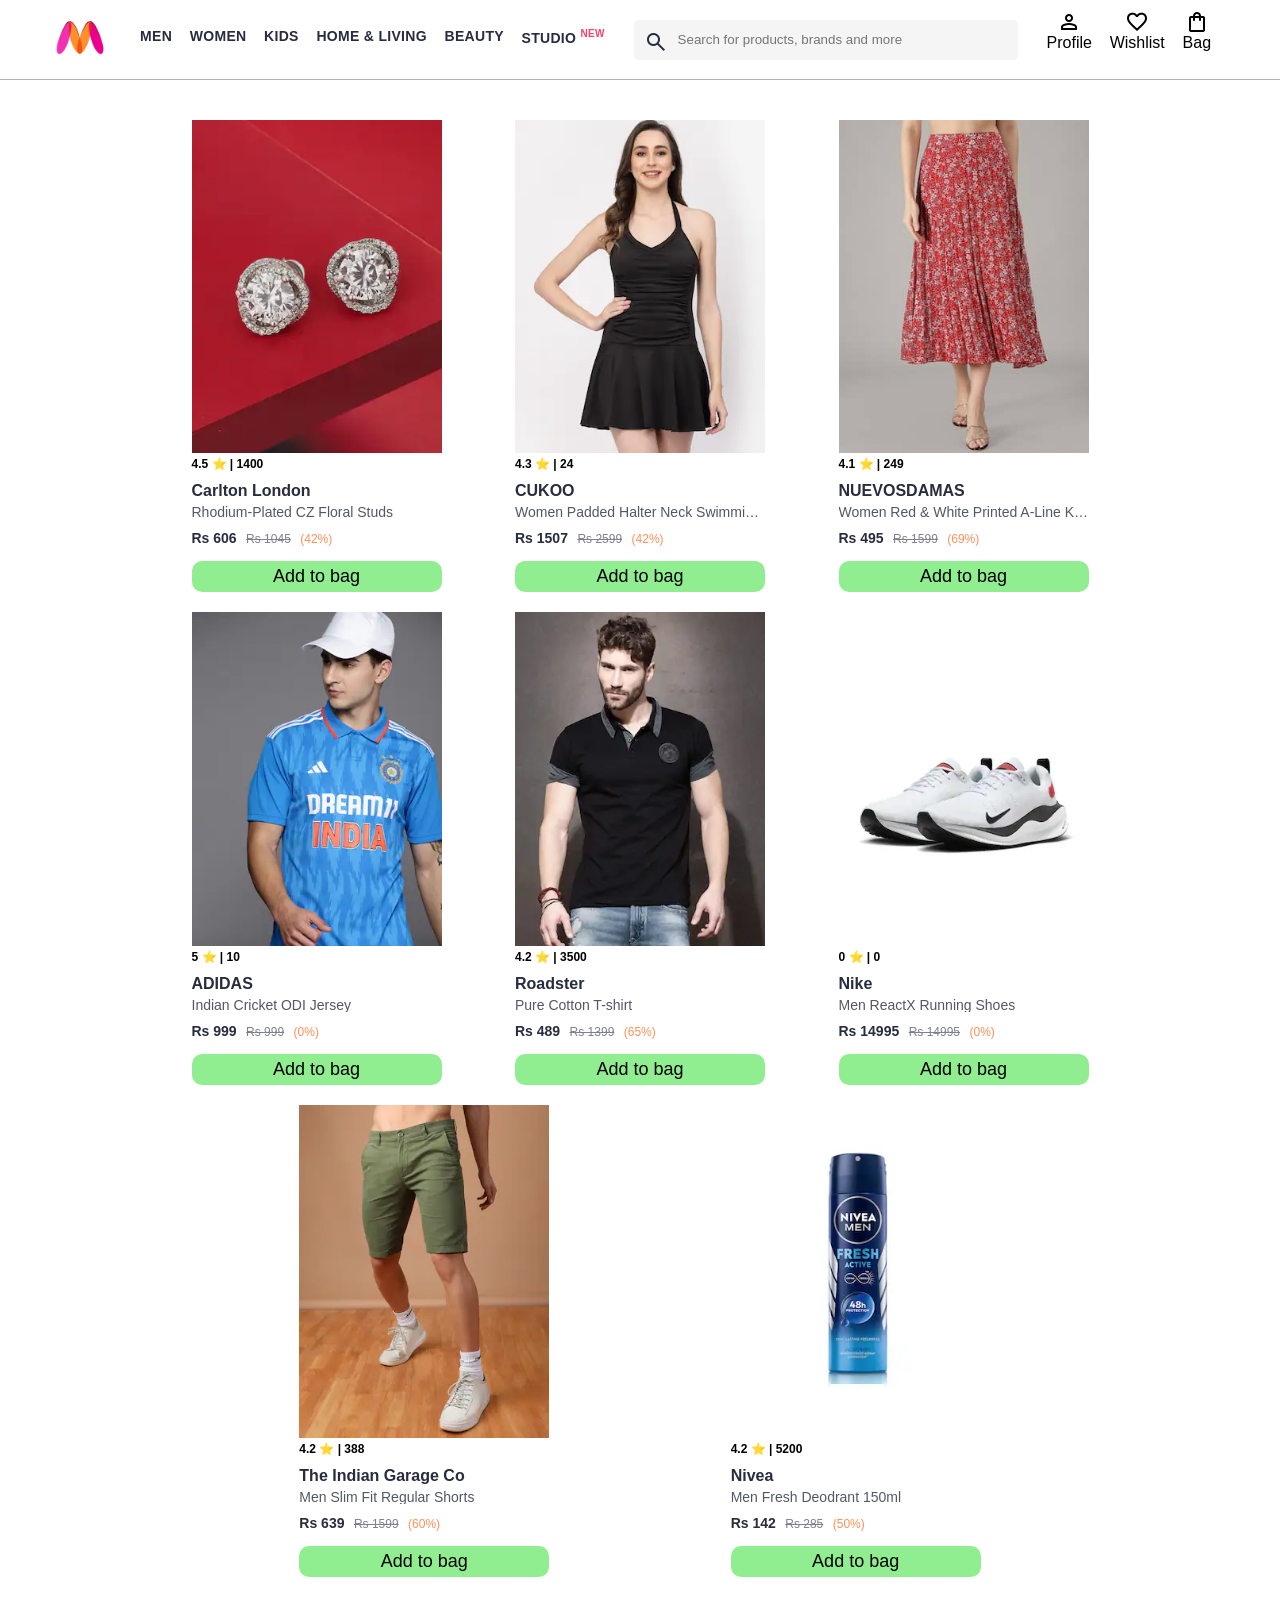
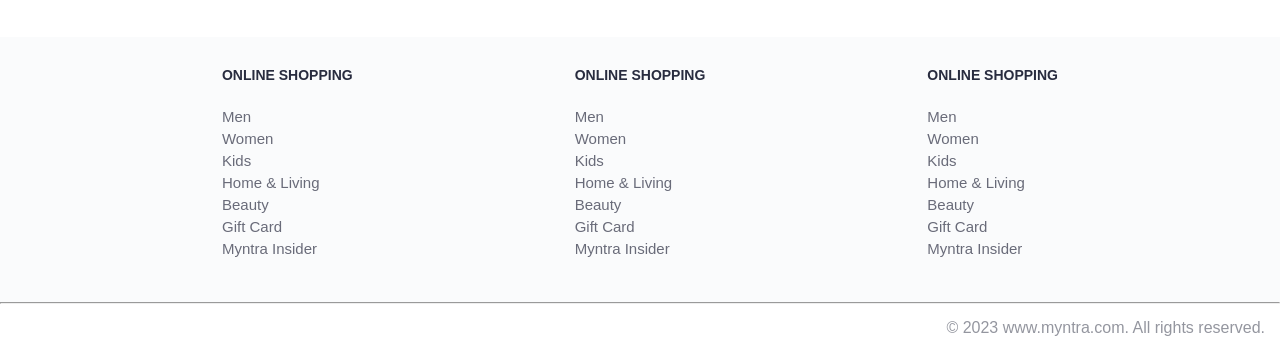
<file: index.html>
<!DOCTYPE html>
<html lang="en">
<head>
    <title>Myntra Functional Clone</title>
    <link rel="stylesheet" href="css/index.css">
    <link rel="stylesheet" href="https://fonts.googleapis.com/css2?family=Material+Symbols+Outlined:opsz,wght,FILL,GRAD@20..48,100..700,0..1,-50..200" />
</head>
<body>
    <header>
        <div class="logo_container">
            <a href="#"><img class="myntra_home" src="images/myntra_logo.webp" alt="Myntra Home"></a>
        </div>
        <nav class="nav_bar">
            <a href="#">Men</a>
            <a href="#">Women</a>
            <a href="#">Kids</a>
            <a href="#">Home & Living</a>
            <a href="#">Beauty</a>
            <a href="#">Studio <sup>New</sup></a>
        </nav>
        <div class="search_bar">
            <span class="material-symbols-outlined search_icon">search</span>
            <input class="search_input" placeholder="Search for products, brands and more">
        </div>
        <div class="action_bar">
            <div class="action_container">
                <span class="material-symbols-outlined action_icon">person</span>
                <span class="action_name">Profile</span>
            </div>

            <div class="action_container">
                <span class="material-symbols-outlined action_icon">favorite</span>
                <span class="action_name">Wishlist</span>
            </div>

            <a class="action_container" href="pages/bag.html">
                <span class="material-symbols-outlined action_icon">shopping_bag</span>
                <span class="action_name">Bag</span>
                <span class="bag-item-count">0</span>
            </a>
        </div>
    </header>
    <main>
        <div class="items-container">
           
        </div>
    </main>
    <footer>
        <div class="footer_container">
            <div class="footer_column">
                <h3>ONLINE SHOPPING</h3>

                <a href="#">Men</a>
                <a href="#">Women</a>
                <a href="#">Kids</a>
                <a href="#">Home & Living</a>
                <a href="#">Beauty</a>
                <a href="#">Gift Card</a>
                <a href="#">Myntra Insider</a>
            </div>

            <div class="footer_column">
                <h3>ONLINE SHOPPING</h3>

                <a href="#">Men</a>
                <a href="#">Women</a>
                <a href="#">Kids</a>
                <a href="#">Home & Living</a>
                <a href="#">Beauty</a>
                <a href="#">Gift Card</a>
                <a href="#">Myntra Insider</a>
            </div>

            <div class="footer_column">
                <h3>ONLINE SHOPPING</h3>

                <a href="#">Men</a>
                <a href="#">Women</a>
                <a href="#">Kids</a>
                <a href="#">Home & Living</a>
                <a href="#">Beauty</a>
                <a href="#">Gift Card</a>
                <a href="#">Myntra Insider</a>
            </div>
        </div>
        <hr>

        <div class="copyright">
            © 2023 www.myntra.com. All rights reserved.
        </div>
    </footer>
    <script src="data/items.js"></script>
    <script src="script/index.js"></script>
</body>
</html>
</file>
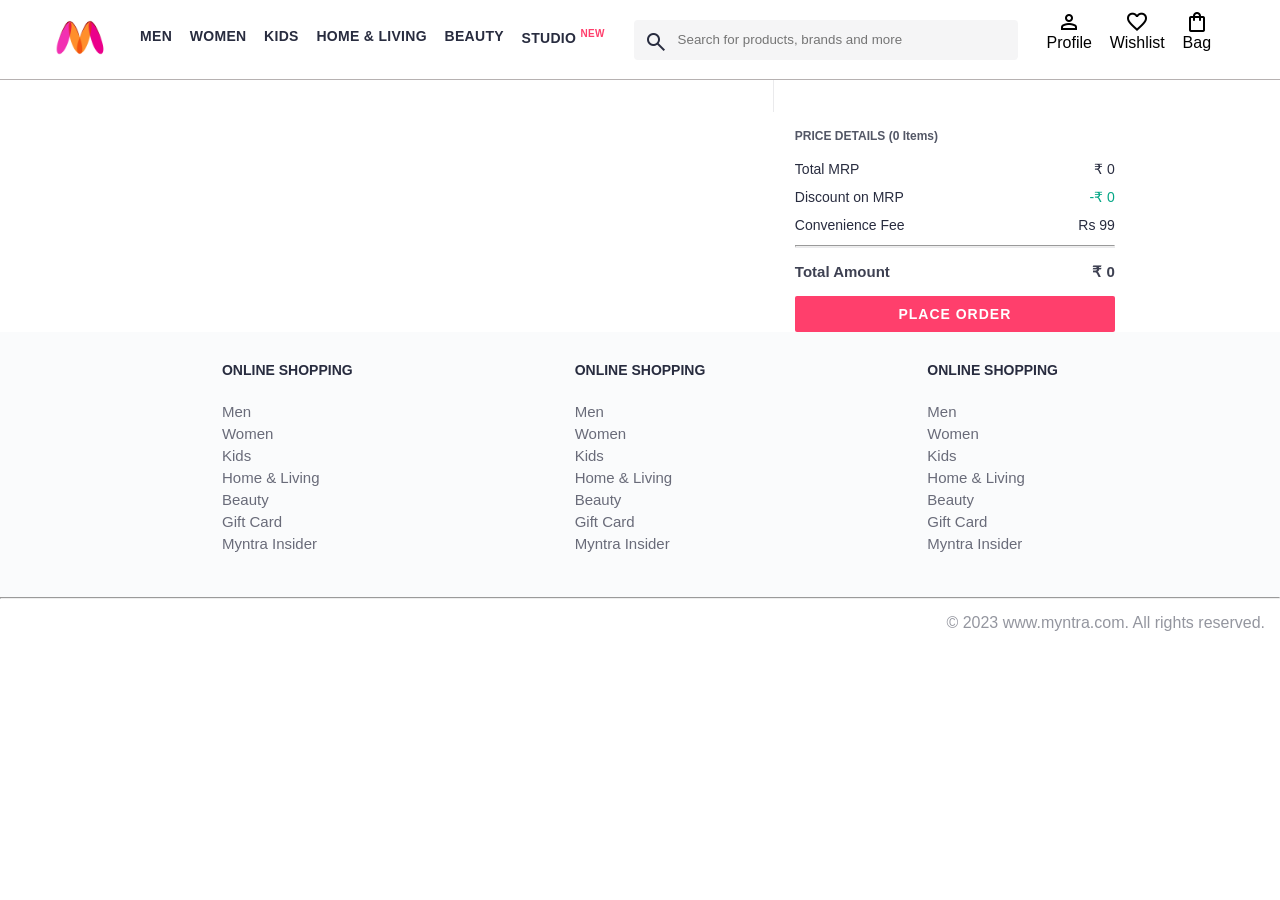
<file: pages/bag.html>
<!DOCTYPE html>
<html lang="en">
  <head>
    <title>Myntra Clone</title>
    <link rel="stylesheet" href="../css/index.css" />
    <link rel="stylesheet" href="../css/bag.css" />
    <link
      rel="stylesheet"
      href="https://fonts.googleapis.com/css2?family=Material+Symbols+Outlined:opsz,wght,FILL,GRAD@20..48,100..700,0..1,-50..200"
    />
  </head>
  <body>
    <header>
      <div class="logo_container">
        <a href="#"
          ><img
            class="myntra_home"
            src="../images/myntra_logo.webp"
            alt="Myntra Home"
        /></a>
      </div>
      <nav class="nav_bar">
        <a href="#">Men</a>
        <a href="#">Women</a>
        <a href="#">Kids</a>
        <a href="#">Home & Living</a>
        <a href="#">Beauty</a>
        <a href="#">Studio <sup>New</sup></a>
      </nav>
      <div class="search_bar">
        <span class="material-symbols-outlined search_icon">search</span>
        <input
          class="search_input"
          placeholder="Search for products, brands and more"
        />
      </div>
      <div class="action_bar">
        <div class="action_container">
          <span class="material-symbols-outlined action_icon">person</span>
          <span class="action_name">Profile</span>
        </div>

        <div class="action_container">
          <span class="material-symbols-outlined action_icon">favorite</span>
          <span class="action_name">Wishlist</span>
        </div>

        <div class="action_container">
          <span class="material-symbols-outlined action_icon"
            >shopping_bag</span
          >
          <span class="action_name">Bag</span>
          <span class="bag-item-count">0</span>
        </div>
      </div>
    </header>
    <main>
      <div class="bag-page">
        <div class="bag-items-container"></div>

        <div class="bag-summary">
        
        </div>
      </div>
    </main>
    <footer>
      <div class="footer_container">
        <div class="footer_column">
          <h3>ONLINE SHOPPING</h3>

          <a href="#">Men</a>
          <a href="#">Women</a>
          <a href="#">Kids</a>
          <a href="#">Home & Living</a>
          <a href="#">Beauty</a>
          <a href="#">Gift Card</a>
          <a href="#">Myntra Insider</a>
        </div>

        <div class="footer_column">
          <h3>ONLINE SHOPPING</h3>

          <a href="#">Men</a>
          <a href="#">Women</a>
          <a href="#">Kids</a>
          <a href="#">Home & Living</a>
          <a href="#">Beauty</a>
          <a href="#">Gift Card</a>
          <a href="#">Myntra Insider</a>
        </div>

        <div class="footer_column">
          <h3>ONLINE SHOPPING</h3>

          <a href="#">Men</a>
          <a href="#">Women</a>
          <a href="#">Kids</a>
          <a href="#">Home & Living</a>
          <a href="#">Beauty</a>
          <a href="#">Gift Card</a>
          <a href="#">Myntra Insider</a>
        </div>
      </div>
      <hr />

      <div class="copyright">© 2023 www.myntra.com. All rights reserved.</div>
    </footer>
    <script src="../data/items.js"></script>
    <script src="../script/index.js"></script>
    <script src="../script/bag.js"></script>
  </body>
</html>
</file>
<file: css/index.css>
/***************** Item Page CSS **************************/
/*.action_container {
    text-decoration: none;
}
a.action_container:link {
    color:black;
}
.item-details {
    cursor: pointer;
    width: 250px;
    margin: 10px;
}
.stars {
    font-size: 12px;
    font-weight: 700;
    text-align: left;
}
.company {
    font-size: 18px;
    font-weight: 700;
    line-height: 1;
    color: #282c3f;
    margin-bottom: 6px;
    overflow: hidden;
    text-overflow: ellipsis;
    white-space: nowrap;
    margin-top: 20px;
}
.item-name {
    color: #535766;
    font-size: 16px;
    line-height: 1;
    margin-bottom: 0;
    margin-top: 0;
    overflow: hidden;
    text-overflow: ellipsis;
    white-space: nowrap;
    font-weight: 400;
    display: block;
}
.price-container {
    margin-top: 10px;
}
.current-price {
    font-size: 14px;
    font-weight: 700;
    color: #282c3f;
}
.original-price {
    text-decoration: line-through;
    color: #7e818c;
    font-weight: 400;
    margin-left: 5px;
    font-size: 12px;
}
.discount-percentage {
    color: #ff905a;
    font-weight: 400;
    font-size: 12px;
    margin-left: 5px;
}
.btn-bag {
    background-color: lightgreen;
    border: none;
    padding: 5px 15px;
    border-radius: 10px;
    width: 100%;
    margin-top: 7px;
    font-size: 20px;
    cursor: pointer;
}
.bag-items {
    background-color: #f16565;
    white-space: nowrap;
    text-align: center;
    line-height: 18px;
    padding: 0 6px;
    height: 18px;
    position: relative;
    border-radius: 50%;
    font-size: 12px;
    color: #fff;
    left: 13px;
    top: -44px;
    font-weight: 700;
    cursor: pointer;
}*/

* {
    margin: 0;
    padding: 0;
    font-family: Assistant,-apple-system,BlinkMacSystemFont,Segoe UI,Roboto,Helvetica,Arial,sans-serif;
    box-sizing: border-box;
}
header {
    display: flex;
    background-color: #ffffff;
    height: 80px;
    justify-content: space-between;
    align-items: center;
    border-bottom: 1px solid #b6b1b1;
}
.myntra_home {
    height: 45px;
}
.logo_container {
    margin-left: 4%;
}
.action_bar {
    margin-right: 4%;
}
.nav_bar {
    display: flex;
    min-width: 500px;
    justify-content: space-evenly;
}
.nav_bar a {
    font-size: 14px;
    letter-spacing: .3px;
    color: #282c3f;
    font-weight: 700;
    text-transform: uppercase;
    text-decoration: none;
    padding: 28px 0;
    border-bottom: 5px solid #ffffff;
}
.nav_bar a:hover {
    border-bottom: 4px solid #f54e77;
}

.nav_bar a sup {
    color: #ff3f6c;
    font-size: 10px;
}

.search_bar {
    height: 40px;
    min-width: 200px;
    width: 30%;
    display: flex;
    align-items: center;
}
.search_icon {
    box-sizing: content-box;
    height: 20px;
    padding: 10px;

    background-color: #f5f5f6;
    color: #282c3f;
    font-weight: 300;
    border-radius: 4px 0 0 4px;
}
.search_input {
    color: #696e79;
    background-color: #f5f5f6;
    flex-grow: 1;
    height: 40px;
    border: 0;
    border-radius: 0 4px 4px 0;
}

.action_bar {
    display: flex;
    min-width: 200px;
    justify-content: space-evenly;
}

.action_container {
    display: flex;
    flex-direction: column;
    align-items: center;
}

/* Main section */
.banner_container {
    margin: 40px 0;
}
.banner_image {
    width: 100%;
}

.category_heading {
    text-transform: uppercase;
    color: #3e4152;
    letter-spacing: .15em;
    font-size: 1.8em;
    margin: 50px 0 10px 30px;
    max-height: 5em;
    font-weight: 700;
}

.category-items, .items-container {
    width: 80%;
    margin: 50px 10%;
    display: flex;
    flex-wrap: wrap;
    justify-content: space-evenly;
}

.sale_item {
    width: 250px;
}

.footer_container {
    padding: 30px 0px 40px 0px;
    background: #FAFBFC;
    display: flex;
    justify-content: space-evenly;
}

.footer_column {
    display: flex;
    flex-direction: column;
}

.footer_column h3 {
    color: #282c3f;
    font-size: 14px;
    margin-bottom: 25px;
}

.footer_column a {
    color: #696b79;
    font-size: 15px;
    text-decoration: none;
    padding-bottom: 5px;
}

.copyright {
    color: #94969f;
    text-align: end;
    padding: 15px;
}

.items-container{
 width:80%;
 margin-left:10%;
 margin-top:30px;
}

.item-container{
 width:250px;
 margin: 10px;
}

.item-image{
 width:100%;
}

.rating{
font-size: 12px;
    font-weight: 700;
}

.company-name{
    margin-top:12px;
    font-size: 16px;
    font-weight: 700;
    line-height: 1;
    color: #282c3f;
    margin-bottom: 6px;
    overflow: hidden;
    text-overflow: ellipsis;
    white-space: nowrap;
}

.item-name{
color: #535766;
    font-size: 14px;
    line-height: 1;
    margin-bottom: 0;
    margin-top: 0;
    overflow: hidden;
    text-overflow: ellipsis;
    white-space: nowrap;
    font-weight: 400;
    display: block;
}


.price{
margin: 10px 0 6px;
    font-weight: 700;
}

.current-price{
    font-size: 14px;
    font-weight: 700;
    color: #282c3f;
}

.original-price{
text-decoration: line-through;
    color: #7e818c;
    font-weight: 400;
    margin-left: 5px;
    font-size: 12px;
}

.discount{
    color: #ff905a;
    font-weight: 400;
    font-size: 12px;
    margin-left: 5px;
}

.btn-add-bag{
background-color: lightgreen;
border-radius: 10px;
border: none;
padding: 5px 15px;
width: 100%;
margin-top: 8px;
font-size: 18px;
cursor:pointer;
}

.bag-item-count{
    background-color: #f16565;
    white-space: nowrap;
    text-align: center;
    line-height: 18px;
    padding: 0 6px;
    height: 18px;
    position: relative;
    border-radius: 50%;
    font-size: 12px;
    color: #fff;
    left: 13px;
    top: -44px;
    font-weight: 700;
    cursor: pointer;
}

.action_container {
    text-decoration: none;
}
a.action_container:link {
    color:black;
}
</file>
<file: css/bag.css>
.bag-items-container {
  display: inline-block;
  width: 64%;
  padding-right: 20px;
  border-right: 1px solid #eaeaec;
  padding-top: 32px;
  color: #282c3f;
  font-size: 13px;
  line-height: 1.42857143;
}

.bag-page {
  width: 75%;
  margin-left: 12.5%;
}

.bag-summary {
  vertical-align: top;
  display: inline-block;
  width: 35%;
  padding: 24px 0 0 16px;
  color: #282c3f;
  font-size: 13px;
  line-height: 1.42857143;
}

.bag-details-container {
  margin-bottom: 16px;
}

.price-header {
  font-size: 12px;
  font-weight: 700;
  margin: 24px 0 16px;
  color: #535766;
}

.price-item {
  margin-bottom: 12px;
  line-height: 16px;
  font-size: 14px;
  color: #282c3f;
}

.price-item-value {
  float: right;
}

.priceDetail-base-discount {
  color: #03a685;
}

.price-footer {
  font-weight: 700;
  font-size: 15px;
  padding-top: 16px;
  border-top: 1px solid #eaeaec;
  color: #3e4152;
  line-height: 16px;
}

.btn-place-order {
  width: 100%;
  letter-spacing: 1px;
  font-size: 14px;
  font-weight: 600;
  border-radius: 2px;
  border-width: 0px;
  padding: 10px 16px;
  background-color: rgb(255, 63, 108);
  color: rgb(255, 255, 255);
  cursor: pointer;
}

.bag-item-container {
  margin-bottom: 8px;
  background: #fff;
  font-size: 14px;
  /* border: 1px solid #eaeaec; */
  border-radius: 4px;
  position: relative;
  padding: 12px 1px 0;
}

.item-left-part {
  position: absolute;
  background: rgb(255, 242, 223);
  height: 148px;
  width: 111px;
  border:1px ;
}

.item-right-part {
  padding-left: 12px;
  position: relative;
  min-height: 148px;
  margin-left: 111px;
  margin-bottom: 12px;
  border:1px ;
}

.bag-item-img {
  width: 100%;

}

.return-period {
  display: inline-flex;
  font-size: 14px;
  padding-top: 8px;
}

.return-period-days {
  font-weight: 700;
  margin-right: 4px;
}

.delivery-details {
  margin-top: 5px;
  color: #282c3f;
  font-size: 12px;
  letter-spacing: -.1px;
  margin-bottom: 8px;
  line-height: 15px;
}

.delivery-details-days {
  color: #03a685;
}

.remove-from-cart {
  position: absolute;
  font-size: 25px;
  top: 10px;
  right: 18px;
  width: 14px;
  height: 14px;
  cursor: pointer;
}
</file>
